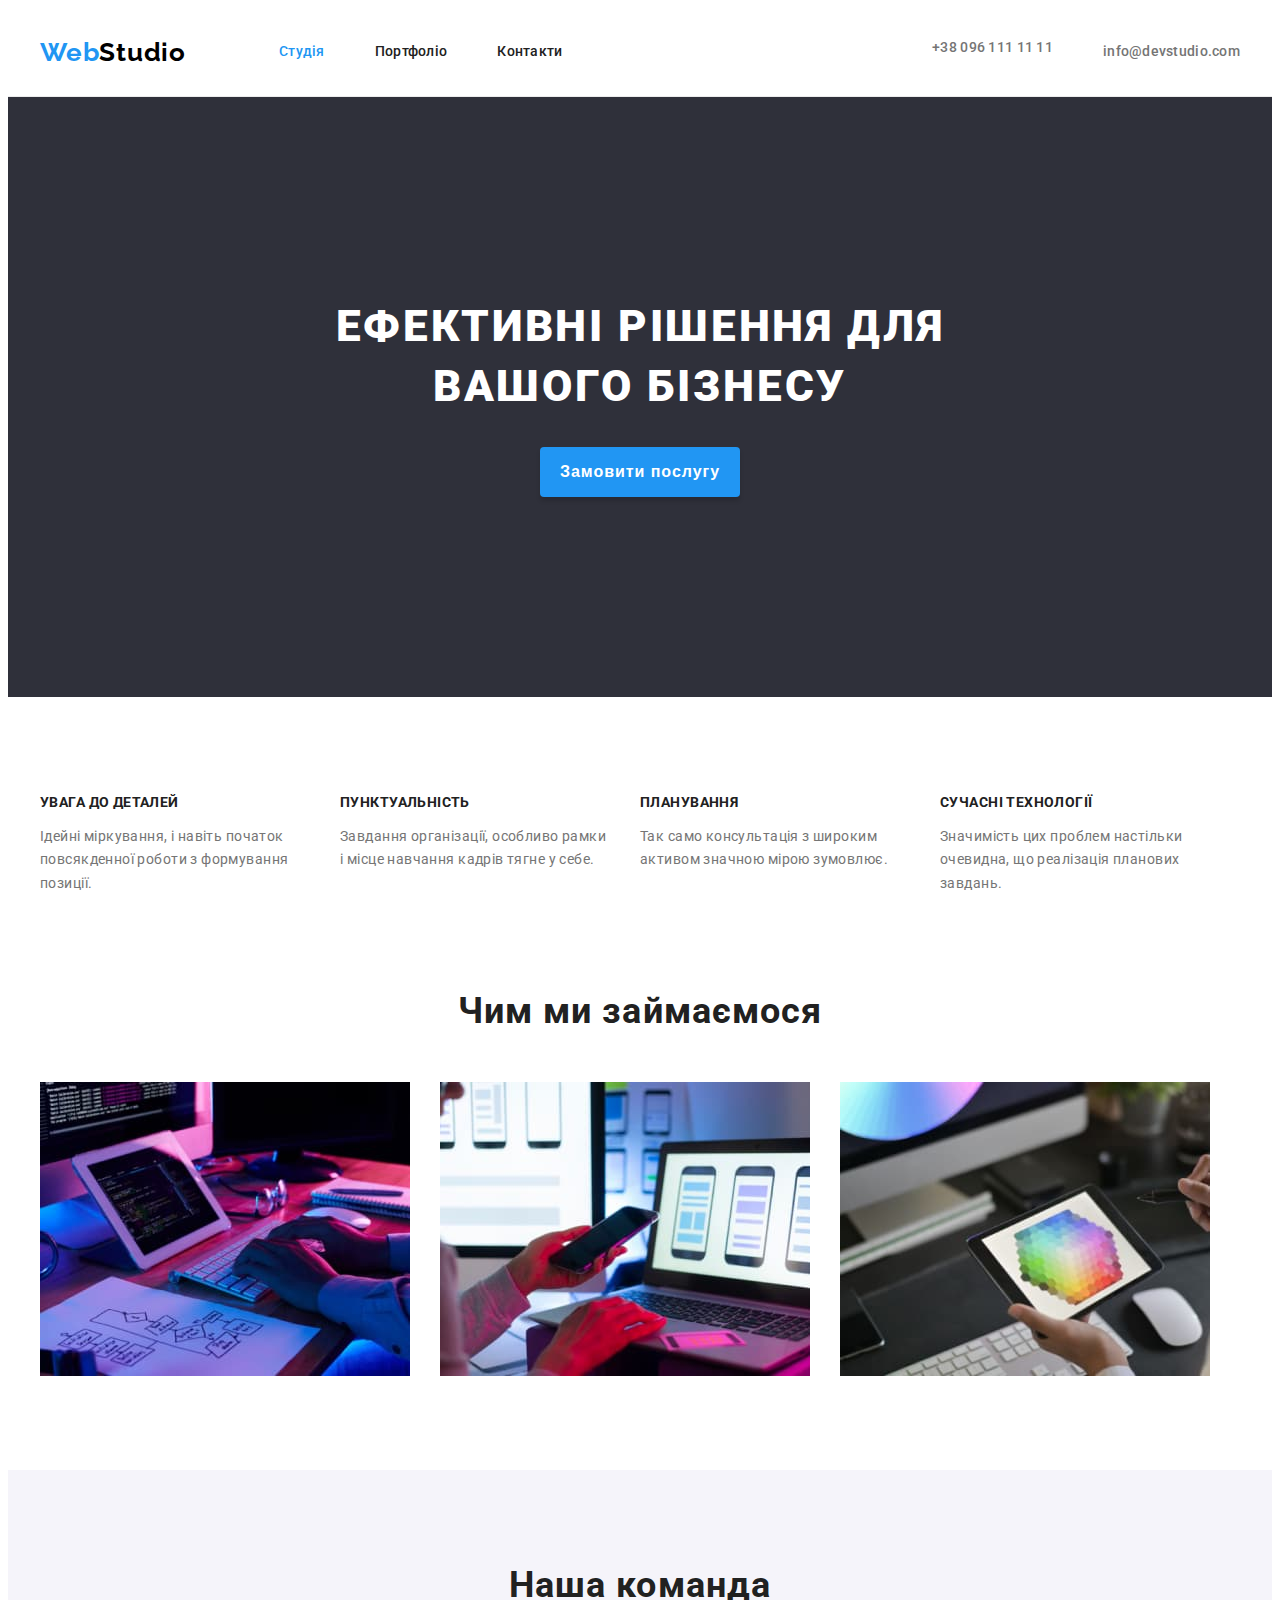
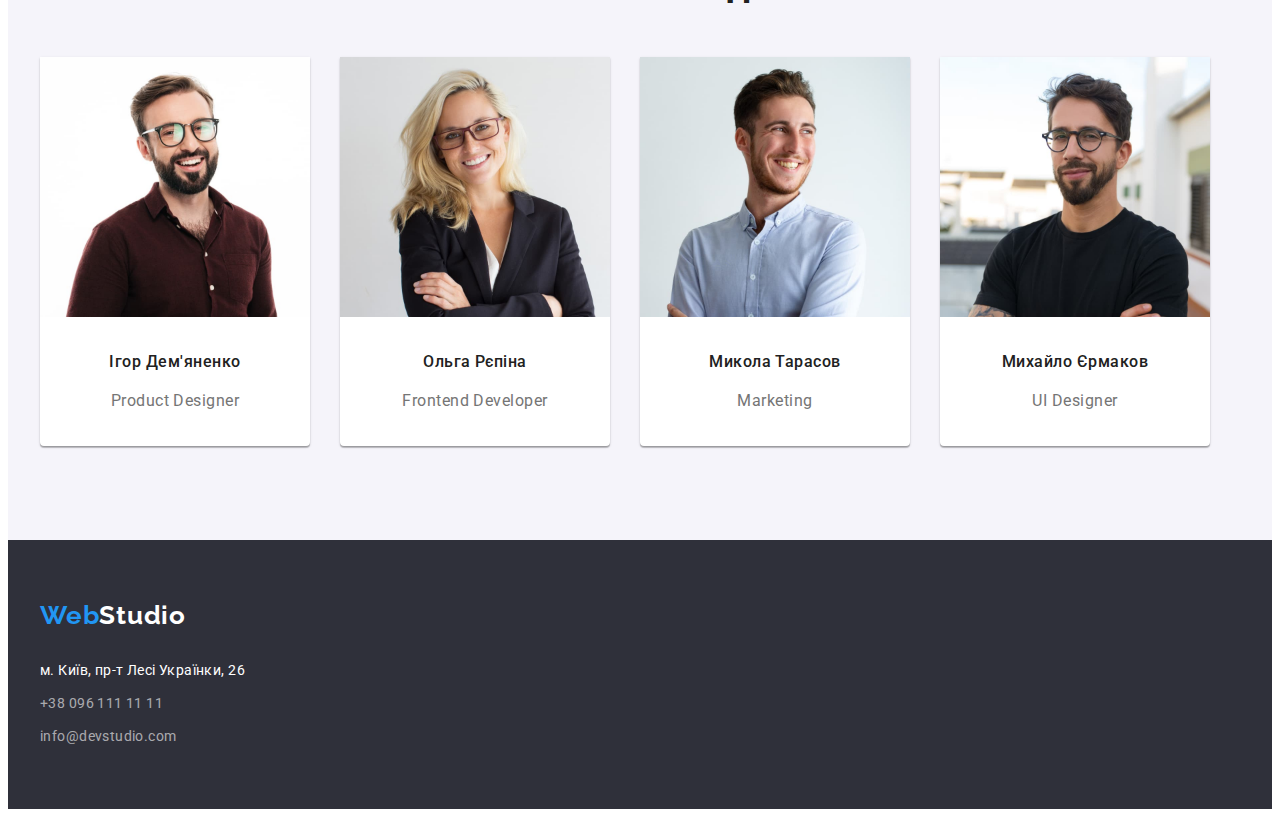
<file: index.html>
<!DOCTYPE html>
<html lang="uk">
  <head>
    <meta charset="UTF-8" />
    <meta name="viewport" content="width=device-width, initial-scale=1.0" />
    <title>Студія</title>
    <link rel="preconnect" href="https://fonts.googleapis.com" />
    <link rel="preconnect" href="https://fonts.gstatic.com" crossorigin />
    <link
      href="https://fonts.googleapis.com/css2?family=Raleway:wght@700&family=Roboto:wght@400;500;700;900&display=swap"
      rel="stylesheet"
    />
    <link
      rel="stylesheet"
      href="https://cdnjs.cloudflare.com/ajax/libs/modern-normalize/2.0.0/modern-normalize.min.css"
      integrity="sha512-4xo8blKMVCiXpTaLzQSLSw3KFOVPWhm/TRtuPVc4WG6kUgjH6J03IBuG7JZPkcWMxJ5huwaBpOpnwYElP/m6wg=="
      crossorigin="anonymous"
      referrerpolicy="no-referrer"
    />
    <link rel="stylesheet" href="./css/styles.css" />
  </head>
  <body>
    <header class="header">
      <div class="container header-container">
        <a class="logo header-logo link" href="index.html" lang="eu"
          >Web<span class="logo-color">Studio</span></a
        >
        <nav class="header-nav">
          <ul class="header-menu list">
            <li class="menu-item">
              <a class="menu-link current link" href="./index.html">Студія</a>
            </li>
            <li class="menu-item">
              <a class="menu-link link" href="./portfolio.html">Портфоліо</a>
            </li>
            <li class="menu-item">
              <a class="menu-link link" href="#address">Контакти</a>
            </li>
          </ul>
        </nav>
        <ul class="contacts list contacts-header">
          <li class="contacts-item">
            <a class="contacts-link link" href="tel:+380961111111"
              >+38 096 111 11 11</a
            >
          </li>
          <li class="contacts-item">
            <a class="contacts-link link" href="mailto:info@devstudio.com"
              >info@devstudio.com</a
            >
          </li>
        </ul>
      </div>
    </header>
    <main class="main">
      <!-- Hero -->
      <section class="hero">
        <div class="container hero-container">
          <h1 class="hero-title">Ефективні рішення для вашого бізнесу</h1>
          <button type="button" class="hero-button">Замовити послугу</button>
        </div>
      </section>

      <!--Наші переваги-->
      <section class="advantages section">
        <div class="container">
          <h2 class="hiden-title visually-hidden">Наші переваги</h2>
          <ul class="advantages-list list">
            <li class="advantages-item">
              <h3 class="advantages-list-title">УВАГА ДО ДЕТАЛЕЙ</h3>
              <p class="advantages-text">
                Ідейні міркування, і навіть початок повсякденної роботи з
                формування позиції.
              </p>
            </li>
            <li class="advantages-item">
              <h3 class="advantages-list-title">ПУНКТУАЛЬНІСТЬ</h3>
              <p class="advantages-text">
                Завдання організації, особливо рамки і місце навчання кадрів
                тягне у себе.
              </p>
            </li>
            <li class="advantages-item">
              <h3 class="advantages-list-title">ПЛАНУВАННЯ</h3>
              <p class="advantages-text">
                Так само консультація з широким активом значною мірою зумовлює.
              </p>
            </li>
            <li class="advantages-item">
              <h3 class="advantages-list-title">СУЧАСНІ ТЕХНОЛОГІЇ</h3>
              <p class="advantages-text">
                Значимість цих проблем настільки очевидна, що реалізація
                планових завдань.
              </p>
            </li>
          </ul>
        </div>
      </section>

      <!--Наші послуги-->
      <section class="services section">
        <div class="container">
          <h2 class="services-title">Чим ми займаємося</h2>
          <ul class="services-list list">
            <li class="services-item">
              <img
                src="./images/box.jpg"
                alt="розробка сайтів"
                width="370"
                height="294"
              />
            </li>
            <li class="services-item">
              <img
                src="./images/box2.jpg"
                alt="розробка мобільних додатків"
                width="370"
                height="294"
              />
            </li>
            <li class="services-item">
              <img
                src="./images/box3.jpg"
                alt="веб дизайн"
                width="370"
                height="294"
              />
            </li>
          </ul>
        </div>
      </section>

      <!--Наша команда-->
      <section class="team section">
        <div class="container">
          <h2 class="team-title">Наша команда</h2>
          <ul class="team-list list">
            <li class="team-item">
              <img
                src="./images/team/team1.jpg"
                alt="Фото"
                width="270"
                height="260"
              />
              <div class="team-card-container">
                <h3 class="team-list-title">Ігор Дем'яненко</h3>
                <p class="team-text">Product Designer</p>
              </div>
            </li>
            <li class="team-item">
              <img
                src="./images/team/team2.jpg"
                alt="Фото"
                width="270"
                height="260"
              />
              <div class="team-card-container">
                <h3 class="team-list-title">Ольга Рєпіна</h3>
                <p class="team-text">Frontend Developer</p>
              </div>
            </li>
            <li class="team-item">
              <img
                src="./images/team/team3.jpg"
                alt="Фото"
                width="270"
                height="260"
              />
              <div class="team-card-container">
                <h3 class="team-list-title">Микола Тарасов</h3>
                <p class="team-text">Marketing</p>
              </div>
            </li>
            <li class="team-item">
              <img
                src="./images/team/team4.jpg"
                alt="Фото"
                width="270"
                height="260"
              />
              <div class="team-card-container">
                <h3 class="team-list-title">Михайло Єрмаков</h3>
                <p class="team-text">UI Designer</p>
              </div>
            </li>
          </ul>
        </div>
      </section>
    </main>
    <footer class="footer">
      <div class="container">
        <a class="logo logo-footer link" href="index.html" lang="eu"
          >Web<span class="logo-color-footer">Studio</span></a
        >
        <address class="address-footer" id="address">
          <p class="address-text">м. Київ, пр-т Лесі Українки, 26</p>
          <ul class="contacts list contacts-footer">
            <li class="contacts-item">
              <a
                class="contacts-link link contacst-footer"
                href="tel:+380961111111"
                >+38 096 111 11 11</a
              >
            </li>
            <li class="contacts-item">
              <a
                class="contacts-link link contacst-footer"
                href="mailto:info@devstudio.com"
                >info@devstudio.com</a
              >
            </li>
          </ul>
        </address>
      </div>
    </footer>
  </body>
</html>
</file>
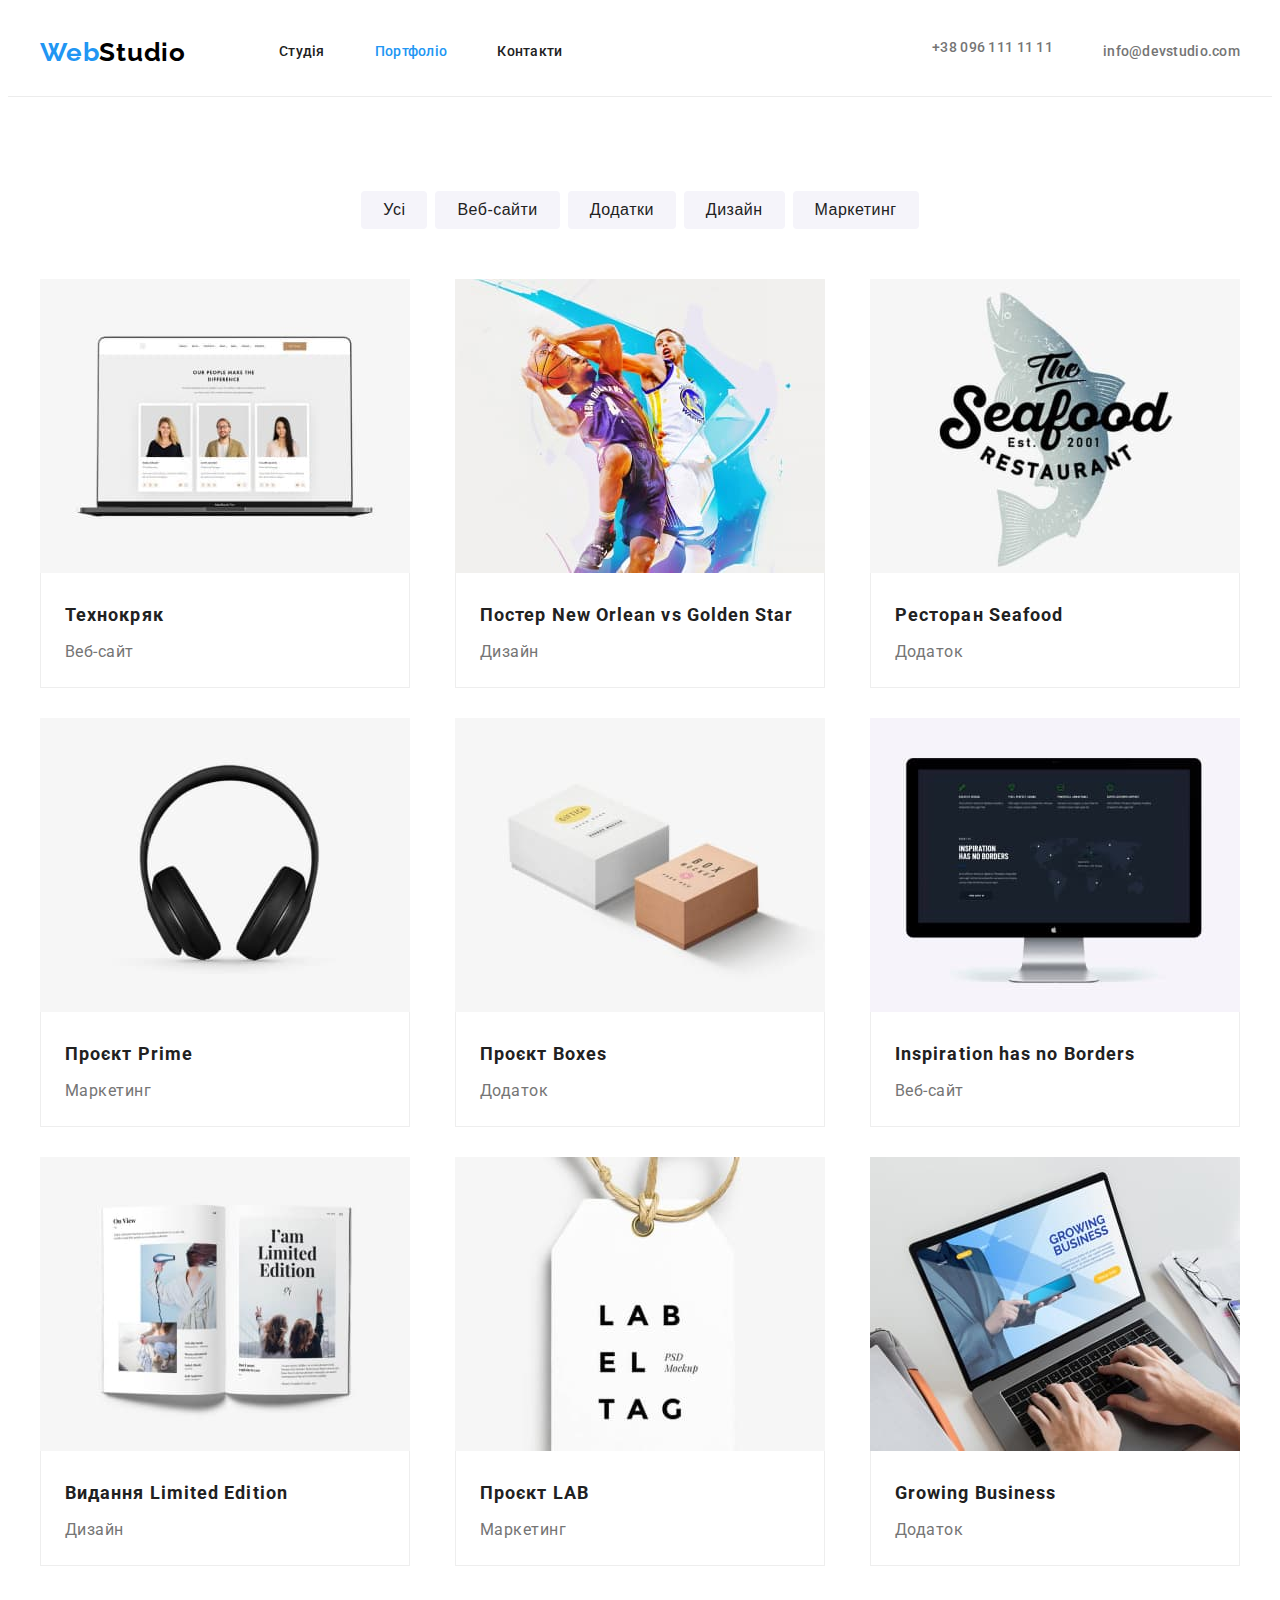
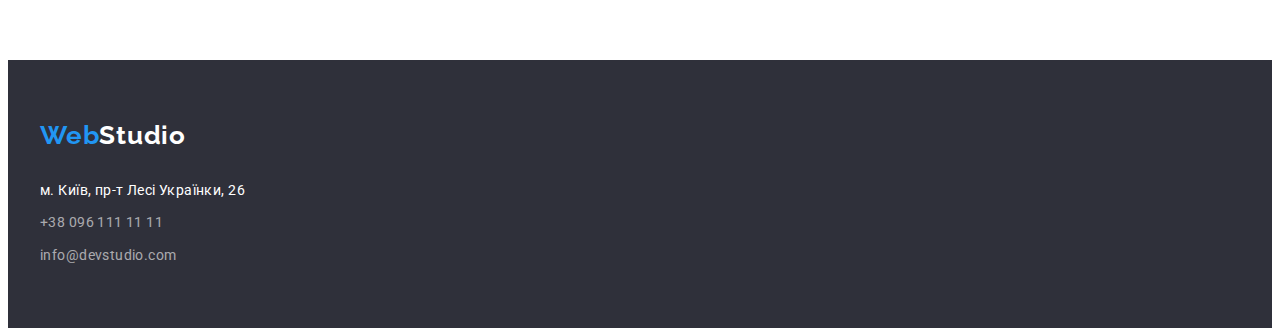
<file: portfolio.html>
<!DOCTYPE html>
<html lang="uk">
  <head>
    <meta charset="UTF-8" />
    <meta name="viewport" content="width=device-width, initial-scale=1.0" />
    <title>Студія</title>
    <link rel="preconnect" href="https://fonts.googleapis.com" />
    <link rel="preconnect" href="https://fonts.gstatic.com" crossorigin />
    <link
      href="https://fonts.googleapis.com/css2?family=Raleway:wght@700&family=Roboto:wght@400;500;700;900&display=swap"
      rel="stylesheet"
    />
    <link
      rel="stylesheet"
      href="https://cdnjs.cloudflare.com/ajax/libs/modern-normalize/2.0.0/modern-normalize.min.css"
      integrity="sha512-4xo8blKMVCiXpTaLzQSLSw3KFOVPWhm/TRtuPVc4WG6kUgjH6J03IBuG7JZPkcWMxJ5huwaBpOpnwYElP/m6wg=="
      crossorigin="anonymous"
      referrerpolicy="no-referrer"
    />
    <link rel="stylesheet" href="./css/styles.css" />
  </head>
  <body>
    <header class="header">
      <div class="container header-container">
        <a class="logo header-logo link" href="index.html" lang="eu"
          >Web<span class="logo-color">Studio</span></a
        >
        <nav class="header-nav">
          <ul class="header-menu list">
            <li class="menu-item">
              <a class="menu-link link" href="index.html">Студія</a>
            </li>
            <li class="menu-item">
              <a class="menu-link current link" href="portfolio.html"
                >Портфоліо</a
              >
            </li>
            <li class="menu-item">
              <a class="menu-link link" href="#address">Контакти</a>
            </li>
          </ul>
        </nav>
        <ul class="contacts contacts-header list">
          <li class="contacts-item">
            <a class="contacts-link link" href="tel:+380961111111"
              >+38 096 111 11 11</a
            >
          </li>
          <li class="contacts-item">
            <a class="contacts-link link" href="mailto:info@devstudio.com"
              >info@devstudio.com</a
            >
          </li>
        </ul>
      </div>
    </header>
    <main class="main">
      <section class="portfolio">
        <div class="container">
          <h2 class="hiden-title visually-hidden">Портфоліо</h2>
          <ul class="portfolio-filtr list">
            <li><button type="button" class="filtr-button">Усі</button></li>
            <li>
              <button type="button" class="filtr-button">Веб-сайти</button>
            </li>
            <li><button type="button" class="filtr-button">Додатки</button></li>
            <li><button type="button" class="filtr-button">Дизайн</button></li>
            <li>
              <button type="button" class="filtr-button">Маркетинг</button>
            </li>
          </ul>
          <ul class="portfolio-list list">
            <li class="portfolio-item">
              <a class="link" href="">
                <img
                  src="./images/portfolio/img-portfolio1.jpg"
                  alt=""
                  width="370"
                  height="294"
                />
                <div class="portfolio-card-container">
                  <h3 class="portfolio-item-title">Технокряк</h3>
                  <p class="portfolio-text">Веб-сайт</p>
                </div>
              </a>
            </li>
            <li class="portfolio-item">
              <a class="link" href="">
                <img
                  src="./images/portfolio/img-portfolio2.jpg"
                  alt=""
                  width="370"
                  height="294"
                />
                <div class="portfolio-card-container">
                  <h3 class="portfolio-item-title">
                    Постер <span lang="eu">New Orlean vs Golden Star</span>
                  </h3>
                  <p class="portfolio-text">Дизайн</p>
                </div>
              </a>
            </li>
            <li class="portfolio-item">
              <a class="link" href="">
                <img
                  src="./images/portfolio/img-portfolio3.jpg"
                  alt=""
                  width="370"
                  height="294"
                />
                <div class="portfolio-card-container">
                  <h3 class="portfolio-item-title">
                    Ресторан <span lang="eu">Seafood</span>
                  </h3>
                  <p class="portfolio-text">Додаток</p>
                </div>
              </a>
            </li>
            <li class="portfolio-item">
              <a class="link" href="">
                <img
                  src="./images/portfolio/img-portfolio4.jpg"
                  alt=""
                  width="370"
                  height="294"
                />
                <div class="portfolio-card-container">
                  <h3 class="portfolio-item-title">
                    Проєкт <span lang="eu">Prime</span>
                  </h3>
                  <p class="portfolio-text">Маркетинг</p>
                </div>
              </a>
            </li>
            <li class="portfolio-item">
              <a class="link" href="">
                <img
                  src="./images/portfolio/img-portfolio5.jpg"
                  alt=""
                  width="370"
                  height="294"
                />
                <div class="portfolio-card-container">
                  <h3 class="portfolio-item-title">
                    Проєкт <span lang="eu">Boxes</span>
                  </h3>
                  <p class="portfolio-text">Додаток</p>
                </div>
              </a>
            </li>
            <li class="portfolio-item">
              <a class="link" href="">
                <img
                  src="./images/portfolio/img-portfolio6.jpg"
                  alt=""
                  width="370"
                  height="294"
                />
                <div class="portfolio-card-container">
                  <h3 class="portfolio-item-title" lang="eu">
                    Inspiration has no Borders
                  </h3>
                  <p class="portfolio-text">Веб-сайт</p>
                </div>
              </a>
            </li>
            <li class="portfolio-item">
              <a class="link" href="">
                <img
                  src="./images/portfolio/img-portfolio7.jpg"
                  alt=""
                  width="370"
                  height="294"
                />
                <div class="portfolio-card-container">
                  <h3 class="portfolio-item-title">
                    Видання <span lang="eu">Limited Edition</span>
                  </h3>
                  <p class="portfolio-text">Дизайн</p>
                </div>
              </a>
            </li>
            <li class="portfolio-item">
              <a class="link" href="">
                <img
                  src="./images/portfolio/img-portfolio8.jpg"
                  alt=""
                  width="370"
                  height="294"
                />
                <div class="portfolio-card-container">
                  <h3 class="portfolio-item-title">
                    Проєкт <span lang="eu">LAB</span>
                  </h3>
                  <p class="portfolio-text">Маркетинг</p>
                </div>
              </a>
            </li>
            <li class="portfolio-item">
              <a class="link" href="">
                <img
                  src="./images/portfolio/img-portfolio9.jpg"
                  alt=""
                  width="370"
                  height="294"
                />
                <div class="portfolio-card-container">
                  <h3 class="portfolio-item-title" lang="eu">
                    Growing Business
                  </h3>
                  <p class="portfolio-text">Додаток</p>
                </div>
              </a>
            </li>
          </ul>
        </div>
      </section>
    </main>
    <footer class="footer">
      <div class="container">
        <a class="logo link" href="index.html" lang="eu"
          >Web<span class="logo-color-footer">Studio</span></a
        >
        <address class="address-footer" id="address">
          <p class="address-text">м. Київ, пр-т Лесі Українки, 26</p>
          <ul class="contacts list contacts-footer">
            <li class="contacts-item contacts-item-footer">
              <a
                class="contacts-link link contacst-footer"
                href="tel:+380961111111"
                >+38 096 111 11 11</a
              >
            </li>
            <li class="contacts-item">
              <a
                class="contacts-link link contacst-footer"
                href="mailto:info@devstudio.com"
                >info@devstudio.com</a
              >
            </li>
          </ul>
        </address>
      </div>
    </footer>
  </body>
</html>
</file>
<file: css/styles.css>
:root {
    --main-color: #fff;
    --first-color: #2F303A;
    --second-color: #F5F4FA;
    --first-text-color: #212121;
    --second-text-color: #757575;
    --hover-color: #2196F3;
    --button-first-color: #2196F3;
    --button-second-color: #F5F4FA;
    --first-lh: 1.71;
    --second-lh: 1.87;
}

p, h1, h2, h3, h4, h5, h6 {
    margin: 0 auto;
}

ul, ol {
    margin: 0;
    padding: 0;
}

img {
    display: block;
}

.container {
    width: 1200px;
    padding-left: 15px;
    padding-right: 15px;
    margin: 0 auto;
}

body {
    font-family: "Roboto", sans-serif;
    font-style: normal;
    background-color: var(--main-color);
    color: var(--first-text-color);
}


.logo {
    font-family: "Raleway", sans-serif;
    font-size: 26px;
    font-weight: 700;
    line-height: 1.19;
    letter-spacing: 0.78px;
    color: var(--hover-color);
}

.logo-color {
    color: #000;
}

.logo-color-footer {
    color: var(--main-color);
}

.list {
    list-style: none;
}


.link {
    text-decoration: none;
    
}

.hiden-title, .services-title, .team-title {
    text-align: center;
    font-size: 36px;
    line-height: 1.17;
    letter-spacing: 1.08px;
}

.visually-hidden {
    position: absolute;
    width: 1px;
    height: 1px;
    margin: -1px;
    border: 0;
    padding: 0;

    white-space: nowrap;
    clip-path: inset(100%);
    clip: rect(0 0 0 0);
    overflow: hidden;
}



/*--------------------------------------- header -----------------------------------------------------*/ 

.header {
    border-bottom: 1px solid #ECECEC;
}

.menu-link {
    color: var(--first-text-color);
    font-size: 14px;
    font-weight: 500;
    line-height: var(--first-lh);
    letter-spacing: 0.28px;
}

 .menu-link:hover, .menu-link:focus {
    color: var(--hover-color);
 }

.contacts-link {
    color: var(--second-text-color);
    font-size: 14px;
    font-weight: 500;
    line-height: var(--first-lh);
    letter-spacing: 0.28px;
}
 .contacts-link:hover, .contacts-link:focus {
    color: var(--hover-color);
 }

 .header-menu .menu-item .menu-link.current {
    color: var(--hover-color);
 }

 .header-container {
    display: flex;
    align-items: center;
 }

 .header-menu {
    display: flex;
    align-items: center;
    gap: 50px;
 }

 .contacts-header {
     display: flex;
     align-items: center;
     margin-left: auto;
     gap: 50px;
 }

 .header-logo {
    margin-right: 93px;
 }

 .menu-item .menu-link {
        display: block;
        padding-top: 32px;
        padding-bottom: 32px;
 }
/*--------------------------------------- hero -----------------------------------------------------*/

 .hero {
    background-color: var(--first-color);
    padding-top: 200px;
    padding-bottom: 200px;
    text-align: center;
 }

 .hero-title {
    color: var(--main-color); 
    text-align: center;
    font-size: 44px;
    font-weight: 900;
    line-height: 1.36;
    letter-spacing: 2.64px;
    text-transform: uppercase;
    margin-bottom: 30px;
    max-width: 696px;
 }

 .hero-button {
    border-radius: 4px;
    background-color: var(--button-first-color);
    color: var(--main-color);
    text-align: center;
    font-size: 16px;
    font-weight: 700;
    line-height: var(--second-lh);
    letter-spacing: 0.96px;
    border-radius: 4px;
    border: 0px;
    box-shadow: 0 4px 4px 0 rgba(0, 0, 0, 0.15);
    cursor: pointer;
    min-width: 200px;
    min-height: 50px;
 }

 .hero-button:hover, .hero-button:focus {
    background-color: #188CE8;
    color: var(--main-color);
    min-width: 216px;
 }



 /*--------------------------------------- advantages -----------------------------------------------------*/

 .advantages {
    padding-top: 94px;
    padding-bottom: 94px;
 }

.advantages-list-title {
    font-size: 14px;
    font-weight: 700;
    line-height: var(--first-lh);
    letter-spacing: 0.42px;
    text-transform: uppercase;
    margin-bottom: 10px;
}

.advantages-text {
    color: var(--second-text-color);
    font-size: 14px;
    line-height: var(--first-lh);
    letter-spacing: 0.42px;
}

.advantages-list {
    display: flex;
    gap: 30px;
}

.advantages-item {
    max-width: 270px;
}

/*--------------------------------------- service -----------------------------------------------------*/

.services {
    padding-bottom: 94px;
}

.services-title {
    margin-bottom: 50px;
}

.services-list {
    display: flex;
    gap: 30px;
}

 /*--------------------------------------- team -----------------------------------------------------*/

.team {
    background-color: var(--second-color);
    padding-top: 94px;
    padding-bottom: 94px;
}

.team-title {
    margin-bottom: 50px;
}

.team-list-title {
    text-align: center;
    font-size: 16px;
    font-weight: 500;
    line-height: var(--second-lh);
    letter-spacing: 0.48px;
    margin-bottom: 10px;
}

.team-text {
    color: var(--second-text-color);
    text-align: center;
    font-size: 16px;
    line-height: var(--second-lh);
    letter-spacing: 0.48px;
}

.team-item {
    border-radius: 0px 0px 4px 4px;
    background-color: var(--main-color);
    box-shadow: 0px 2px 1px 0px rgba(0, 0, 0, 0.20), 0px 1px 1px 0px rgba(0, 0, 0, 0.14), 0px 1px 3px 0px rgba(0, 0, 0, 0.12);
    width: 270px;
}

.team-list {
    display: flex;
    gap: 30px;
}

.team-card-container {
    padding-top: 30px;
    padding-bottom: 30px;
}

/*--------------------------------------- footer -----------------------------------------------------*/
.footer {
    background-color: var(--first-color);
    padding-top: 60px;
    padding-bottom: 60px;
}

.address-text {
    color: var(--main-color);
    font-size: 14px;
    line-height: var(--first-lh);
    letter-spacing: 0.42px;
    font-style: normal;
}

.contacst-footer {
    color: rgba(255, 255, 255, 0.60);
    font-size: 14px;
    font-style: normal;
    font-weight: 400;
    line-height: var(--first-lh);
    letter-spacing: 0.42px;
}

.address-footer {
    margin-top: 28px;
}

.contacts-footer {
    margin-top: 9px;
}

.contacts-item:first-child {
    margin-bottom: 9px;
}
/* ********************************************** PORTFOLIO ****************************************************** */

.portfolio {
    padding-top: 94px;
    padding-bottom: 94px;
}
.portfolio-filtr {
    margin-bottom: 50px;
    display: flex;
    justify-content: center;
    gap: 8px;
}



.filtr-button {
    color: var(--first-text-color);
    text-align: center;
    font-size: 16px;
    font-weight: 500;
    line-height: 1.62;
    letter-spacing: 0.48px;
    border-radius: 4px;
    background-color: var(--button-second-color);
    cursor: pointer;
    padding: 6px 22px 6px 22px;
    border: 0px;

}

.filtr-button:hover, .filtr-button:focus {
    background-color: var(--hover-color);
    color: var(--main-color);
}

.portfolio-item-title {
    color: var(--first-text-color);
    font-size: 18px;
    font-weight: 700;
    line-height: 2;
    letter-spacing: 1.08px;
    margin-bottom: 4px;
}

.portfolio-text {
    color: var(--second-text-color);
    font-size: 16px;
    line-height: var(--second-lh);
    letter-spacing: 0.48px;
}

.portfolio-list {
    display: flex;
    flex-wrap: wrap;
    justify-content: space-between;
    gap: 30px;

}

.portfolio-item {
    width: 370px;
}

.portfolio-card-container {
    padding: 24px 24px 20px 24px;
    border-right: 1px solid #eee;
    border-bottom: 1px solid #eee;
    border-left: 1px solid #eee;
}

/*  */

/*  */
</file>
